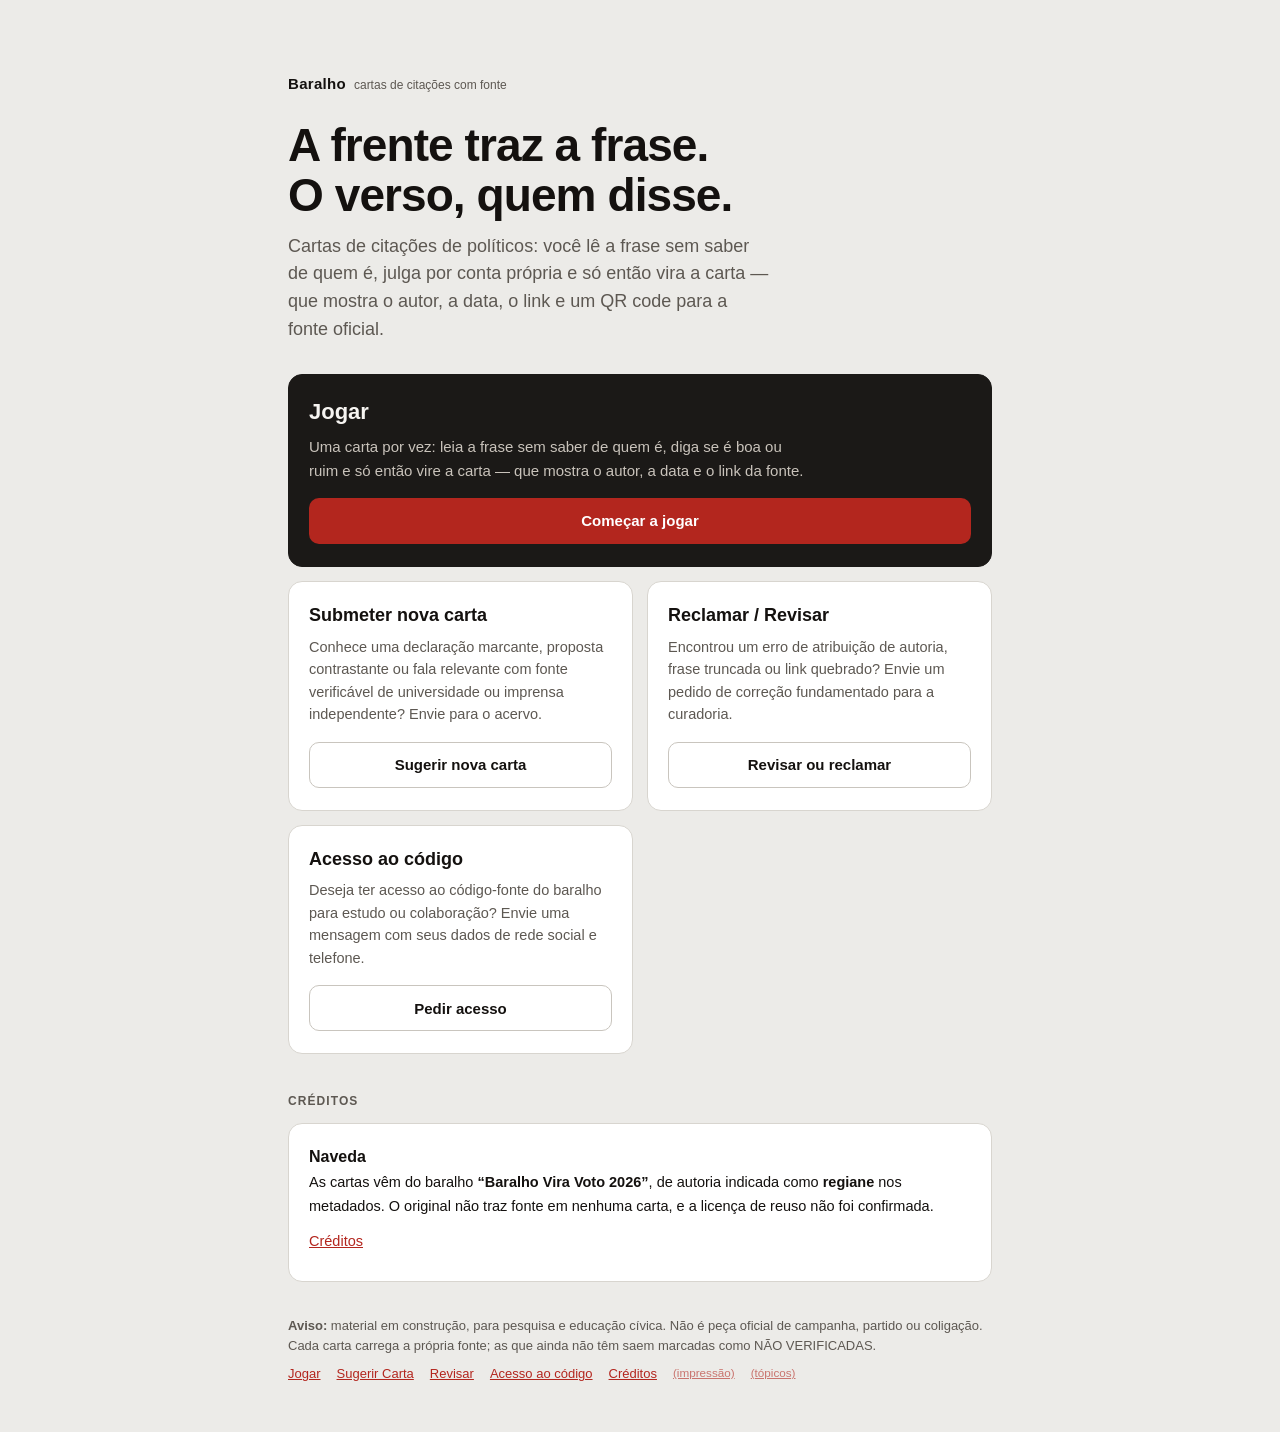
<file: web/public/index.html>
<!doctype html>
<html lang="pt-BR">
<head>
<meta charset="utf-8">
<meta name="viewport" content="width=device-width, initial-scale=1, viewport-fit=cover">
<title>Baralho — cartas de citações com a fonte no verso</title>
<link rel="icon" href="./favicon.svg" type="image/svg+xml">
<link rel="manifest" href="./manifest.webmanifest">
<meta name="theme-color" content="#1b1917">
<meta name="apple-mobile-web-app-capable" content="yes">
<meta name="apple-mobile-web-app-title" content="Baralho">
<link rel="apple-touch-icon" href="./icone-192.png">
<meta name="description" content="Baralho de cartas com citações de políticos: a frente traz só a frase, o verso revela quem disse — com data, link e QR code da fonte. Dá para imprimir.">
<style>
  :root { --ink:#14110f; --muted:#5d5852; --accent:#b3261e; --ui-line:#d8d5cf; }
  * { box-sizing: border-box; }
  html { -webkit-text-size-adjust: 100%; }
  body {
    margin: 0;
    background: #ecebe8;
    color: var(--ink);
    font: 16px/1.55 -apple-system, BlinkMacSystemFont, "Segoe UI", Roboto, Helvetica, Arial, sans-serif;
  }
  .pagina { max-width: 760px; margin: 0 auto; padding: clamp(24px, 6vw, 56px) clamp(16px, 5vw, 28px) 48px; }

  .marca { display: flex; align-items: baseline; gap: 8px; margin-bottom: 26px; }
  .marca strong { font-size: 15px; letter-spacing: .02em; }
  .marca span { font-size: 12px; color: var(--muted); }

  h1 { font-size: clamp(30px, 8vw, 46px); line-height: 1.08; margin: 0 0 12px; letter-spacing: -.02em; }
  .sub { font-size: clamp(15px, 4.2vw, 18px); color: var(--muted); margin: 0 0 30px; max-width: 48ch; }

  .cartoes { display: grid; gap: 14px; grid-template-columns: repeat(auto-fit, minmax(250px, 1fr)); }
  .cartao {
    background: #fff;
    border: 1px solid var(--ui-line);
    border-radius: 14px;
    padding: 20px 20px 22px;
    display: flex;
    flex-direction: column;
  }
  .cartao h2 { margin: 0 0 6px; font-size: 18px; }
  .cartao p { margin: 0 0 16px; color: var(--muted); font-size: 14.5px; flex: 1; }
  .cartao--destaque {
    grid-column: 1 / -1;
    background: #1b1917;
    border-color: #1b1917;
    color: #f6f4f1;
  }
  .cartao--destaque h2 { font-size: 22px; }
  .cartao--destaque p { color: #c9c3bb; font-size: 15px; max-width: 60ch; }
  .botao {
    display: inline-flex; align-items: center; justify-content: center;
    min-height: 46px; padding: 10px 18px; border-radius: 10px;
    background: var(--accent); color: #fff; text-decoration: none; font-weight: 600; font-size: 15px;
  }
  .botao:hover { background: #93201a; }
  .botao--ghost { background: transparent; color: var(--ink); border: 1px solid #c9c5be; }
  .botao--ghost:hover { background: #f2f0ed; }

  .secao-titulo {
    margin: 38px 0 12px; font-size: 12px; text-transform: uppercase;
    letter-spacing: .09em; color: var(--muted);
  }
  .creditos {
    background: #fff; border: 1px solid var(--ui-line); border-radius: 14px;
    padding: 20px 20px 16px;
  }
  .creditos p { margin: 0 0 12px; font-size: 14.5px; line-height: 1.6; }
  .creditos .quem { font-weight: 700; font-size: 16px; margin-bottom: 2px; }
  .creditos .papel { color: var(--accent); font-size: 13.5px; font-weight: 600; margin-bottom: 8px; }
  .creditos .fonte { border-left: 3px solid var(--accent); background: #fdf4f3; padding: 10px 12px; border-radius: 0 8px 8px 0; font-size: 13.5px; }
  .creditos ul { margin: 0 0 14px; padding-left: 20px; font-size: 14px; color: var(--muted); }
  .creditos li { margin-bottom: 5px; }
  .creditos a { color: var(--accent); }
  code { background: #f2f0ed; padding: 1px 5px; border-radius: 4px; font-size: .92em; }

  .rodape { margin-top: 34px; color: var(--muted); font-size: 13px; }
  .rodape p { margin: 0 0 8px; }
  .rodape nav { display: flex; flex-wrap: wrap; gap: 6px 16px; }
  .rodape a { color: var(--accent); }

  @media (max-width: 420px) {
    .cartoes { grid-template-columns: 1fr; }
  }
</style>
</head>
<body>
<main class="pagina">

  <p class="marca"><strong>Baralho</strong> <span>cartas de citações com fonte</span></p>

  <h1>A frente traz a frase.<br>O verso, quem disse.</h1>
  <p class="sub">
    Cartas de citações de políticos: você lê a frase sem saber de quem é, julga por conta
    própria e só então vira a carta — que mostra o autor, a data, o link e um QR code
    para a fonte oficial.
  </p>

  <div class="cartoes">
    <article class="cartao cartao--destaque">
      <h2>Jogar</h2>
      <p>Uma carta por vez: leia a frase sem saber de quem é, diga se é boa ou ruim e só então vire a carta — que mostra o autor, a data e o link da fonte.</p>
      <a class="botao" href="./jogo.html">Começar a jogar</a>
    </article>
    <article class="cartao">
      <h2>Submeter nova carta</h2>
      <p>Conhece uma declaração marcante, proposta contrastante ou fala relevante com fonte verificável de universidade ou imprensa independente? Envie para o acervo.</p>
      <a class="botao botao--ghost" href="./sugerir.html">Sugerir nova carta</a>
    </article>
    <article class="cartao">
      <h2>Reclamar / Revisar</h2>
      <p>Encontrou um erro de atribuição de autoria, frase truncada ou link quebrado? Envie um pedido de correção fundamentado para a curadoria.</p>
      <a class="botao botao--ghost" href="./sugerir.html?reclamar=1">Revisar ou reclamar</a>
    </article>
    <article class="cartao">
      <h2>Acesso ao código</h2>
      <p>Deseja ter acesso ao código-fonte do baralho para estudo ou colaboração? Envie uma mensagem com seus dados de rede social e telefone.</p>
      <a class="botao botao--ghost" href="./sugerir.html?codigo=1">Pedir acesso</a>
    </article>
  </div>

  <h2 class="secao-titulo">Créditos</h2>
  <section class="creditos" id="creditos">
    <p class="quem">Naveda</p>
    <p>
      As cartas vêm do baralho <strong>“Baralho Vira Voto 2026”</strong>, de autoria indicada
      como <strong>regiane</strong> nos metadados. O original não traz fonte em nenhuma carta,
      e a licença de reuso não foi confirmada.
    </p>
    <p><a href="./creditos.html">Créditos</a></p>
  </section>

  <footer class="rodape">
    <p><strong>Aviso:</strong> material em construção, para pesquisa e educação cívica. Não é peça oficial de campanha, partido ou coligação. Cada carta carrega a própria fonte; as que ainda não têm saem marcadas como NÃO VERIFICADAS.</p>
    <nav>
      <a href="./jogo.html">Jogar</a>
      <a href="./sugerir.html">Sugerir Carta</a>
      <a href="./sugerir.html?reclamar=1">Revisar</a>
      <a href="./sugerir.html?codigo=1">Acesso ao código</a>
      <a href="./creditos.html">Créditos</a>
      <a href="./print.html" style="opacity:.6; font-size:.9em;">(impressão)</a>
      <a href="./topicos.html" style="opacity:.6; font-size:.9em;">(tópicos)</a>
    </nav>
  </footer>

</main>
</body>
</html>
</file>
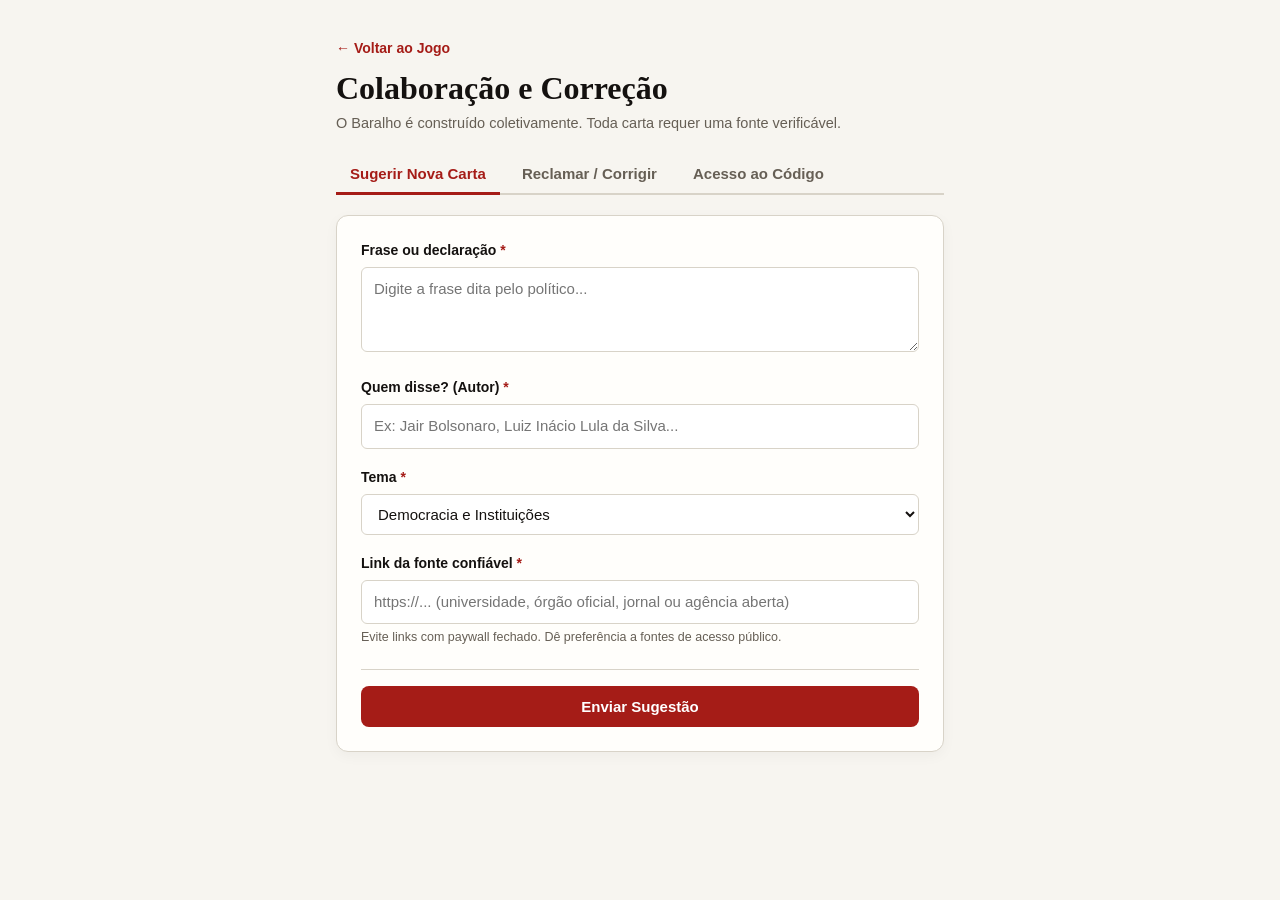
<file: web/public/sugerir.html>
<!doctype html>
<html lang="pt-BR">
<head>
<meta charset="utf-8">
<meta name="viewport" content="width=device-width, initial-scale=1, viewport-fit=cover">
<title>Sugerir ou Corrigir Carta — Baralho</title>
<link rel="icon" href="./favicon.svg" type="image/svg+xml">
<meta name="theme-color" content="#1b1917">
<style>
  :root {
    --ink: #14110f;
    --papel: #f7f5f0;
    --papel-caixa: #fffefb;
    --borda: #d8d3c8;
    --borda-foco: #b9924a;
    --vermelho: #a51c17;
    --vermelho-hover: #831410;
    --muted: #665f55;
    --verde: #235c34;
  }
  * { box-sizing: border-box; }
  body {
    margin: 0;
    background: var(--papel);
    color: var(--ink);
    font: 16px/1.5 -apple-system, BlinkMacSystemFont, "Segoe UI", Roboto, Helvetica, Arial, sans-serif;
  }
  .conteiner {
    max-width: 640px;
    margin: 0 auto;
    padding: clamp(20px, 4vw, 36px) 16px 60px;
  }
  .cabecalho {
    margin-bottom: 20px;
  }
  .cabecalho__voltar {
    display: inline-flex;
    align-items: center;
    gap: 6px;
    font-size: 14px;
    font-weight: 600;
    color: var(--vermelho);
    text-decoration: none;
    margin-bottom: 10px;
  }
  .cabecalho__voltar:hover { text-decoration: underline; }
  h1 {
    font-family: Georgia, serif;
    font-size: clamp(24px, 5vw, 32px);
    margin: 0 0 6px;
    line-height: 1.2;
  }
  .cabecalho p {
    color: var(--muted);
    margin: 0;
    font-size: 14.5px;
  }

  /* Abas simples */
  .modos {
    display: flex;
    gap: 8px;
    margin: 20px 0;
    border-bottom: 2px solid var(--borda);
  }
  .modo-btn {
    appearance: none;
    background: none;
    border: none;
    padding: 10px 14px;
    font-size: 15px;
    font-weight: 600;
    color: var(--muted);
    cursor: pointer;
    border-bottom: 3px solid transparent;
    margin-bottom: -2px;
  }
  .modo-btn:hover { color: var(--ink); }
  .modo-btn.ativo {
    color: var(--vermelho);
    border-bottom-color: var(--vermelho);
  }

  .painel-form {
    background: var(--papel-caixa);
    border: 1px solid var(--borda);
    border-radius: 12px;
    padding: clamp(16px, 4vw, 24px);
    box-shadow: 0 4px 14px rgba(0,0,0,0.04);
  }

  .campo {
    margin-bottom: 18px;
  }
  .campo:last-child { margin-bottom: 0; }
  label {
    display: block;
    font-size: 14px;
    font-weight: 700;
    margin-bottom: 6px;
  }
  label .obrigatorio { color: var(--vermelho); }
  .dica {
    font-size: 12.5px;
    color: var(--muted);
    margin-top: 4px;
  }
  input[type="text"],
  input[type="url"],
  input[type="tel"],
  select,
  textarea {
    width: 100%;
    padding: 10px 12px;
    font: inherit;
    font-size: 15px;
    border: 1px solid var(--borda);
    border-radius: 6px;
    background: #fff;
    color: var(--ink);
    transition: border-color .15s ease, box-shadow .15s ease;
  }
  input:focus, select:focus, textarea:focus {
    outline: none;
    border-color: var(--borda-foco);
    box-shadow: 0 0 0 3px rgba(185, 146, 74, 0.2);
  }
  textarea {
    min-height: 85px;
    resize: vertical;
  }

  /* Cartão da carta que está sendo revisada */
  .carta-em-revisao {
    background: #faf7f0;
    border: 1px solid var(--borda-foco);
    border-radius: 8px;
    padding: 14px 16px;
    margin-bottom: 18px;
  }
  .carta-em-revisao__rotulo {
    font-size: 11px;
    text-transform: uppercase;
    letter-spacing: .08em;
    font-weight: 700;
    color: #8c6a28;
    margin: 0 0 4px;
  }
  .carta-em-revisao__citacao {
    font-family: Georgia, serif;
    font-style: italic;
    font-size: 15px;
    margin: 0 0 6px;
    line-height: 1.35;
  }
  .carta-em-revisao__autor {
    font-size: 13px;
    font-weight: 700;
    color: var(--ink);
    margin: 0;
  }

  .acoes {
    margin-top: 22px;
    padding-top: 16px;
    border-top: 1px solid var(--borda);
  }
  .btn-primario {
    appearance: none;
    background: var(--vermelho);
    color: #fff;
    border: none;
    padding: 12px 22px;
    font-size: 15px;
    font-weight: 600;
    border-radius: 8px;
    cursor: pointer;
    transition: background .15s ease;
    width: 100%;
  }
  .btn-primario:hover { background: var(--vermelho-hover); }

  .btn-secundario {
    display: inline-flex;
    align-items: center;
    justify-content: center;
    gap: 6px;
    background: #fff;
    color: var(--ink);
    border: 1px solid var(--borda);
    padding: 10px 16px;
    font-size: 14px;
    font-weight: 600;
    border-radius: 8px;
    cursor: pointer;
    text-decoration: none;
    margin-top: 8px;
  }
  .btn-secundario:hover { background: #f2f0eb; }

  /* Feedback */
  .aviso-sucesso {
    background: #eef6f0;
    border: 1px solid #c2e2c8;
    border-radius: 8px;
    padding: 16px;
    margin-top: 20px;
  }
  .aviso-sucesso h3 {
    margin: 0 0 4px;
    color: var(--verde);
    font-size: 16px;
  }
  .aviso-sucesso p {
    margin: 0 0 10px;
    font-size: 14px;
    color: #2c4a33;
  }
</style>
</head>
<body>

<main class="conteiner">

  <header class="cabecalho">
    <a class="cabecalho__voltar" href="./jogo.html">← Voltar ao Jogo</a>
    <h1>Colaboração e Correção</h1>
    <p>O Baralho é construído coletivamente. Toda carta requer uma fonte verificável.</p>
  </header>

  <nav class="modos" role="tablist">
    <button type="button" class="modo-btn ativo" id="aba-sugerir" role="tab" aria-selected="true">Sugerir Nova Carta</button>
    <button type="button" class="modo-btn" id="aba-reclamar" role="tab" aria-selected="false">Reclamar / Corrigir</button>
    <button type="button" class="modo-btn" id="aba-codigo" role="tab" aria-selected="false">Acesso ao Código</button>
  </nav>

  <!-- FORMULÁRIO 1: SUGERIR NOVA CARTA (SIMPLIFICADO) -->
  <section class="painel-form" id="painel-sugerir">
    <form id="form-sugerir">
      <div class="campo">
        <label for="sug-frase">Frase ou declaração <span class="obrigatorio">*</span></label>
        <textarea id="sug-frase" required placeholder="Digite a frase dita pelo político..."></textarea>
      </div>

      <div class="campo">
        <label for="sug-autor">Quem disse? (Autor) <span class="obrigatorio">*</span></label>
        <input type="text" id="sug-autor" required placeholder="Ex: Jair Bolsonaro, Luiz Inácio Lula da Silva...">
      </div>

      <div class="campo">
        <label for="sug-tema">Tema <span class="obrigatorio">*</span></label>
        <select id="sug-tema" required>
          <option value="democracia">Democracia e Instituições</option>
          <option value="direitos">Direitos Humanos e Sociais</option>
          <option value="cultura">Cultura e Educação</option>
          <option value="economia">Economia e Trabalho</option>
          <option value="saude">Saúde Pública e Ciência</option>
          <option value="seguranca">Segurança e Armas</option>
          <option value="meio-ambiente">Meio Ambiente e Indígenas</option>
        </select>
      </div>

      <div class="campo">
        <label for="sug-link">Link da fonte confiável <span class="obrigatorio">*</span></label>
        <input type="url" id="sug-link" required placeholder="https://... (universidade, órgão oficial, jornal ou agência aberta)">
        <div class="dica">Evite links com paywall fechado. Dê preferência a fontes de acesso público.</div>
      </div>

      <div class="acoes">
        <button type="submit" class="btn-primario">Enviar Sugestão</button>
      </div>
    </form>
  </section>

  <!-- FORMULÁRIO 2: RECLAMAR / CORRIGIR (SEM PRECISAR DE ID) -->
  <section class="painel-form" id="painel-reclamar" hidden>
    <form id="form-reclamar">

      <!-- Mostra a carta selecionada, se o usuário clicou em 'reclamar' dentro da carta -->
      <div class="carta-em-revisao" id="box-carta-selecionada" hidden>
        <div class="carta-em-revisao__rotulo">Carta em revisão</div>
        <p class="carta-em-revisao__citacao" id="box-frase"></p>
        <p class="carta-em-revisao__autor" id="box-autor"></p>
      </div>

      <!-- Só pergunta sobre qual carta é caso o usuário NÃO tenha vindo de uma carta específica -->
      <div class="campo" id="campo-identificacao-livre">
        <label for="rec-qual-carta">Sobre qual carta ou declaração você quer falar? <span class="obrigatorio">*</span></label>
        <input type="text" id="rec-qual-carta" placeholder="Ex: Fala sobre Carandiru, declaração da vacina, fala do Lula...">
      </div>

      <div class="campo">
        <label for="rec-problema">O que está errado ou o que deve ser corrigido? <span class="obrigatorio">*</span></label>
        <textarea id="rec-problema" required placeholder="Ex: O autor está errado; a frase foi tirada de contexto; o link está quebrado..."></textarea>
      </div>

      <div class="campo">
        <label for="rec-link">Link de nova fonte ou contra-prova (opcional)</label>
        <input type="url" id="rec-link" placeholder="https://...">
      </div>

      <div class="acoes">
        <button type="submit" class="btn-primario">Enviar Correção</button>
      </div>
    </form>
  </section>

  <!-- FORMULÁRIO 3: SOLICITAR ACESSO AO CÓDIGO -->
  <section class="painel-form" id="painel-codigo" hidden>
    <form id="form-codigo">
      <div style="margin-bottom: 18px; padding-bottom: 12px; border-bottom: 1px solid var(--borda);">
        <h2 style="font-family: Georgia, serif; font-size: 19px; margin: 0 0 6px;">Solicitação de Acesso ao Código</h2>
        <p style="color: var(--muted); margin: 0; font-size: 14px;">
          Para solicitar acesso ao repositório e código-fonte, informe sua identificação e meios de contato.
        </p>
      </div>

      <div class="campo">
        <label for="cod-nome">Nome completo <span class="obrigatorio">*</span></label>
        <input type="text" id="cod-nome" required placeholder="Seu nome completo" autocomplete="name">
      </div>

      <div class="campo">
        <label for="cod-rede">Perfil em rede social (Instagram, LinkedIn, X, Bluesky ou GitHub) <span class="obrigatorio">*</span></label>
        <input type="text" id="cod-rede" required placeholder="Ex: @seuperfil ou https://linkedin.com/in/perfil">
        <div class="dica">Informe o usuário ou link para validação de identidade.</div>
      </div>

      <div class="campo">
        <label for="cod-telefone">Telefone / WhatsApp (com DDD) <span class="obrigatorio">*</span></label>
        <input type="tel" id="cod-telefone" required placeholder="Ex: (31) 99999-9999" autocomplete="tel">
      </div>

      <div class="campo">
        <label for="cod-mensagem">Mensagem / Por que deseja ter acesso ao código? (opcional)</label>
        <textarea id="cod-mensagem" placeholder="Ex: Sou pesquisador/desenvolvedor e gostaria de auditar o código e contribuir com o projeto..."></textarea>
      </div>

      <div class="acoes">
        <button type="submit" class="btn-primario" id="btn-enviar-codigo">Enviar Solicitação</button>
      </div>
    </form>
  </section>

  <!-- RESULTADO / SUCESSO -->
  <div class="aviso-sucesso" id="aviso-sucesso" hidden>
    <h3 id="sucesso-titulo">✓ Envio Registrado!</h3>
    <p id="sucesso-desc">Sua contribuição foi salva com sucesso.</p>
    <a id="sucesso-github" class="btn-secundario" target="_blank" rel="noopener noreferrer" href="#">
      Publicar no GitHub (Issue aberta) ↗
    </a>
  </div>

</main>

<script type="module">
  function alternarModo(modo) {
    const abaSug = document.getElementById('aba-sugerir');
    const abaRec = document.getElementById('aba-reclamar');
    const abaCod = document.getElementById('aba-codigo');
    const pnlSug = document.getElementById('painel-sugerir');
    const pnlRec = document.getElementById('painel-reclamar');
    const pnlCod = document.getElementById('painel-codigo');

    abaSug.classList.remove('ativo');
    abaRec.classList.remove('ativo');
    abaCod.classList.remove('ativo');
    abaSug.setAttribute('aria-selected', 'false');
    abaRec.setAttribute('aria-selected', 'false');
    abaCod.setAttribute('aria-selected', 'false');

    pnlSug.hidden = true;
    pnlRec.hidden = true;
    pnlCod.hidden = true;

    if (modo === 'reclamar') {
      abaRec.classList.add('ativo');
      abaRec.setAttribute('aria-selected', 'true');
      pnlRec.hidden = false;
    } else if (modo === 'codigo') {
      abaCod.classList.add('ativo');
      abaCod.setAttribute('aria-selected', 'true');
      pnlCod.hidden = false;
    } else {
      abaSug.classList.add('ativo');
      abaSug.setAttribute('aria-selected', 'true');
      pnlSug.hidden = false;
    }
    document.getElementById('aviso-sucesso').hidden = true;
  }

  function salvarLocal(tipo, dados) {
    const chave = 'baralho_submissoes';
    const anteriores = JSON.parse(localStorage.getItem(chave) || '[]');
    anteriores.unshift({ tipo, data: new Date().toISOString(), ...dados });
    localStorage.setItem(chave, JSON.stringify(anteriores));
  }

  function mostrarSucesso(titulo, corpo) {
    const url = `https://github.com/naveda/baralho-app/issues/new?title=${encodeURIComponent(titulo)}&body=${encodeURIComponent(corpo)}`;
    const aviso = document.getElementById('aviso-sucesso');
    document.getElementById('sucesso-titulo').textContent = '✓ Envio Registrado!';
    document.getElementById('sucesso-desc').textContent = 'Sua contribuição foi salva localmente no navegador. Você também pode publicar diretamente no GitHub para a revisão pública:';
    const link = document.getElementById('sucesso-github');
    link.hidden = false;
    link.href = url;
    aviso.hidden = false;
    aviso.scrollIntoView({ behavior: 'smooth' });
  }

  // Tratamento de parâmetros da URL
  const params = new URLSearchParams(location.search);
  const querReclamar = params.get('reclamar');
  const querCodigo = params.get('codigo');
  const fraseParam = params.get('frase');
  const autorParam = params.get('autor');

  if (querCodigo) {
    alternarModo('codigo');
  } else if (querReclamar) {
    alternarModo('reclamar');
    if (fraseParam || autorParam) {
      document.getElementById('box-carta-selecionada').hidden = false;
      document.getElementById('box-frase').textContent = fraseParam ? `“${fraseParam}”` : '';
      document.getElementById('box-autor').textContent = autorParam ? `— ${autorParam}` : '';
      const campoLivre = document.getElementById('campo-identificacao-livre');
      campoLivre.hidden = true;
      document.getElementById('rec-qual-carta').required = false;
    } else {
      document.getElementById('rec-qual-carta').required = true;
    }
  }

  document.getElementById('aba-sugerir').addEventListener('click', () => alternarModo('sugerir'));
  document.getElementById('aba-reclamar').addEventListener('click', () => alternarModo('reclamar'));
  document.getElementById('aba-codigo').addEventListener('click', () => alternarModo('codigo'));

  // 1. Enviar nova carta
  document.getElementById('form-sugerir').addEventListener('submit', (e) => {
    e.preventDefault();
    const dados = {
      frase: document.getElementById('sug-frase').value.trim(),
      autor: document.getElementById('sug-autor').value.trim(),
      topic: document.getElementById('sug-tema').value,
      link: document.getElementById('sug-link').value.trim()
    };
    salvarLocal('nova_carta', dados);

    const titulo = `[Nova Carta] ${dados.autor}: "${dados.frase.slice(0, 50)}..."`;
    const corpo = `### Proposta de Nova Carta\n\n- **Frase:** ${dados.frase}\n- **Autor:** ${dados.autor}\n- **Tema:** ${dados.topic}\n- **Fonte:** ${dados.link}`;
    mostrarSucesso(titulo, corpo);
  });

  // 2. Enviar reclamação / correção
  document.getElementById('form-reclamar').addEventListener('submit', (e) => {
    e.preventDefault();
    const cartaRef = fraseParam
      ? `${autorParam ? autorParam + ': ' : ''}"${fraseParam.slice(0, 60)}..."`
      : document.getElementById('rec-qual-carta').value.trim();

    const dados = {
      carta: cartaRef,
      problema: document.getElementById('rec-problema').value.trim(),
      novoLink: document.getElementById('rec-link').value.trim()
    };
    salvarLocal('correcao_carta', dados);

    const titulo = `[Correção] ${cartaRef.slice(0, 60)}`;
    const corpo = `### Pedido de Correção / Reclamação\n\n- **Carta:** ${dados.carta}\n- **Problema apontado / O que corrigir:** ${dados.problema}\n- **Link da fonte / contra-prova:** ${dados.novoLink || 'Não informado'}`;
    mostrarSucesso(titulo, corpo);
  });

  // 3. Solicitação de acesso ao código
  document.getElementById('form-codigo').addEventListener('submit', async (e) => {
    e.preventDefault();
    const btn = document.getElementById('btn-enviar-codigo');
    btn.disabled = true;
    btn.textContent = 'Enviando solicitação…';

    const dados = {
      nome: document.getElementById('cod-nome').value.trim(),
      redeSocial: document.getElementById('cod-rede').value.trim(),
      telefone: document.getElementById('cod-telefone').value.trim(),
      mensagem: document.getElementById('cod-mensagem').value.trim()
    };

    try {
      const res = await fetch('/api/solicitar-codigo', {
        method: 'POST',
        headers: { 'Content-Type': 'application/json' },
        body: JSON.stringify(dados)
      });

      if (!res.ok) {
        const errJson = await res.json().catch(() => ({}));
        throw new Error(errJson.erro || 'Erro ao registrar no servidor.');
      }

      salvarLocal('solicitacao_codigo', dados);

      const aviso = document.getElementById('aviso-sucesso');
      document.getElementById('sucesso-titulo').textContent = '✓ Solicitação Enviada!';
      document.getElementById('sucesso-desc').textContent =
        'Seus dados (rede social e telefone) foram registrados com sucesso no servidor. Entraremos em contato após a avaliação.';
      document.getElementById('sucesso-github').hidden = true;
      aviso.hidden = false;
      aviso.scrollIntoView({ behavior: 'smooth' });
      document.getElementById('form-codigo').reset();
    } catch (err) {
      salvarLocal('solicitacao_codigo', dados);
      const aviso = document.getElementById('aviso-sucesso');
      document.getElementById('sucesso-titulo').textContent = '✓ Dados Salvos Localmente!';
      document.getElementById('sucesso-desc').textContent =
        'Seus dados foram salvos. Você também pode enviar diretamente para o autor por e-mail:';
      const link = document.getElementById('sucesso-github');
      link.hidden = false;
      link.textContent = 'Enviar Mensagem por E-mail ↗';
      const corpoEmail = `Olá Naveda,\n\nGostaria de solicitar acesso ao código-fonte do Baralho.\n\nNome: ${dados.nome}\nRede Social: ${dados.redeSocial}\nTelefone: ${dados.telefone}\nMensagem: ${dados.mensagem || 'Não informada'}`;
      link.href = `mailto:luiznaveda@gmail.com?subject=${encodeURIComponent('[Baralho] Solicitação de Acesso ao Código')}&body=${encodeURIComponent(corpoEmail)}`;
      aviso.hidden = false;
      aviso.scrollIntoView({ behavior: 'smooth' });
    } finally {
      btn.disabled = false;
      btn.textContent = 'Enviar Solicitação';
    }
  });

  // 1. Enviar nova carta
  document.getElementById('form-sugerir').addEventListener('submit', (e) => {
    e.preventDefault();
    const dados = {
      frase: document.getElementById('sug-frase').value.trim(),
      autor: document.getElementById('sug-autor').value.trim(),
      topic: document.getElementById('sug-tema').value,
      link: document.getElementById('sug-link').value.trim()
    };
    salvarLocal('nova_carta', dados);

    const titulo = `[Nova Carta] ${dados.autor}: "${dados.frase.slice(0, 50)}..."`;
    const corpo = `### Proposta de Nova Carta\n\n- **Frase:** ${dados.frase}\n- **Autor:** ${dados.autor}\n- **Tema:** ${dados.topic}\n- **Fonte:** ${dados.link}`;
    mostrarSucesso(titulo, corpo);
  });

  // 2. Enviar reclamação / correção
  document.getElementById('form-reclamar').addEventListener('submit', (e) => {
    e.preventDefault();
    const cartaRef = fraseParam
      ? `${autorParam ? autorParam + ': ' : ''}"${fraseParam.slice(0, 60)}..."`
      : document.getElementById('rec-qual-carta').value.trim();

    const dados = {
      carta: cartaRef,
      problema: document.getElementById('rec-problema').value.trim(),
      novoLink: document.getElementById('rec-link').value.trim()
    };
    salvarLocal('correcao_carta', dados);

    const titulo = `[Correção] ${cartaRef.slice(0, 60)}`;
    const corpo = `### Pedido de Correção / Reclamação\n\n- **Carta:** ${dados.carta}\n- **Problema apontado / O que corrigir:** ${dados.problema}\n- **Link da fonte / contra-prova:** ${dados.novoLink || 'Não informado'}`;
    mostrarSucesso(titulo, corpo);
  });
</script>

</body>
</html>
</file>
